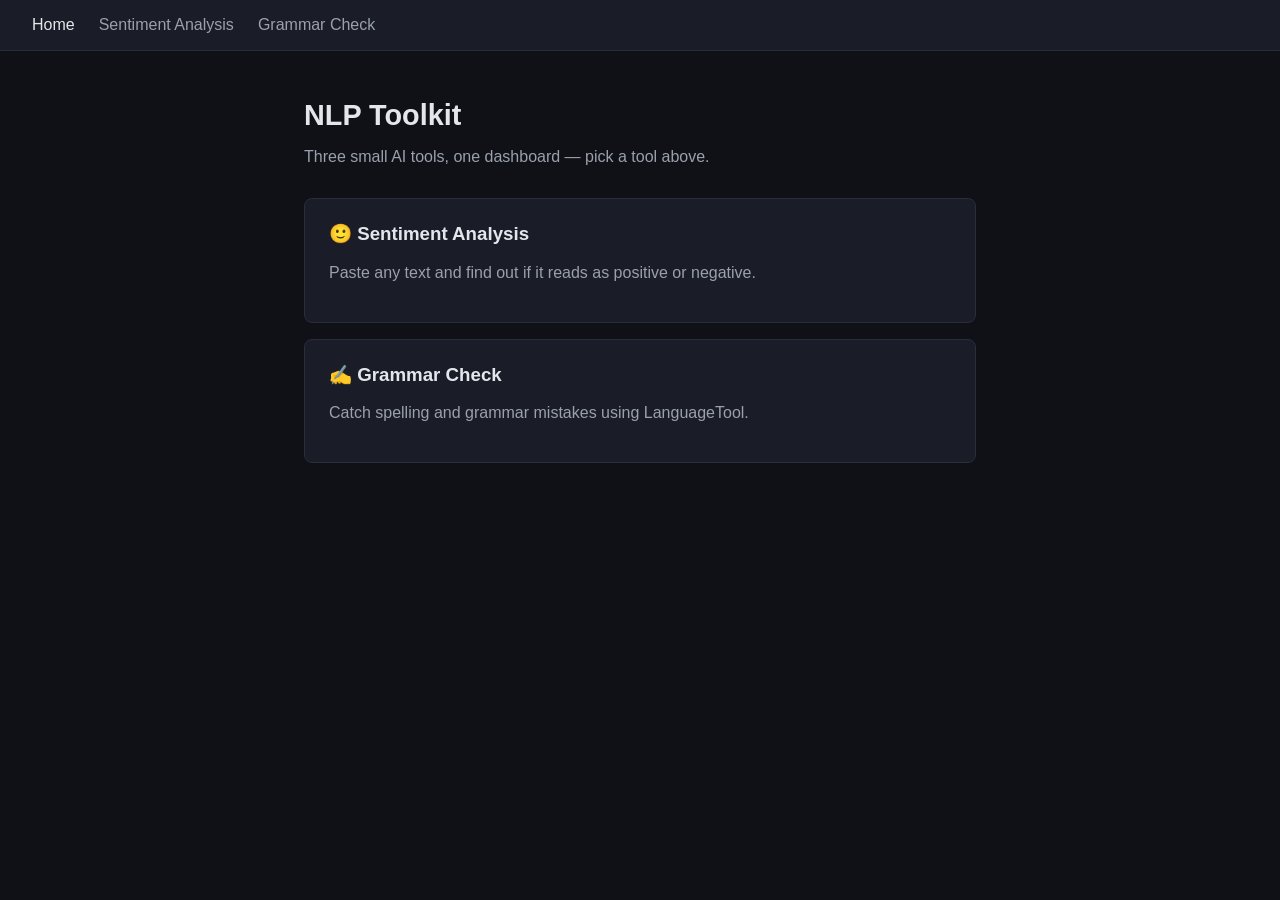
<file: frontend/index.html>
<!DOCTYPE html>
<html lang="en">
<head>
  <meta charset="UTF-8" />
  <meta name="viewport" content="width=device-width, initial-scale=1.0" />
  <title>NLP Toolkit</title>
  <link rel="stylesheet" href="css/style.css" />
</head>
<body>
  <nav>
    <a href="index.html" class="active">Home</a>
    <a href="sentiment.html">Sentiment Analysis</a>
    <a href="grammar.html">Grammar Check</a>
  </nav>
  <main>
    <h1>NLP Toolkit</h1>
    <p class="subtitle">Three small AI tools, one dashboard — pick a tool above.</p>

    <div class="result-card visible" style="padding:24px;">
      <h3 style="margin-top:0;">🙂 Sentiment Analysis</h3>
      <p style="color: var(--muted);">Paste any text and find out if it reads as positive or negative.</p>
    </div>
    <div class="result-card visible" style="padding:24px; margin-top:16px;">
      <h3 style="margin-top:0;">✍️ Grammar Check</h3>
      <p style="color: var(--muted);">Catch spelling and grammar mistakes using LanguageTool.</p>
    </div>
  </main>
</body>
</html>
</file>
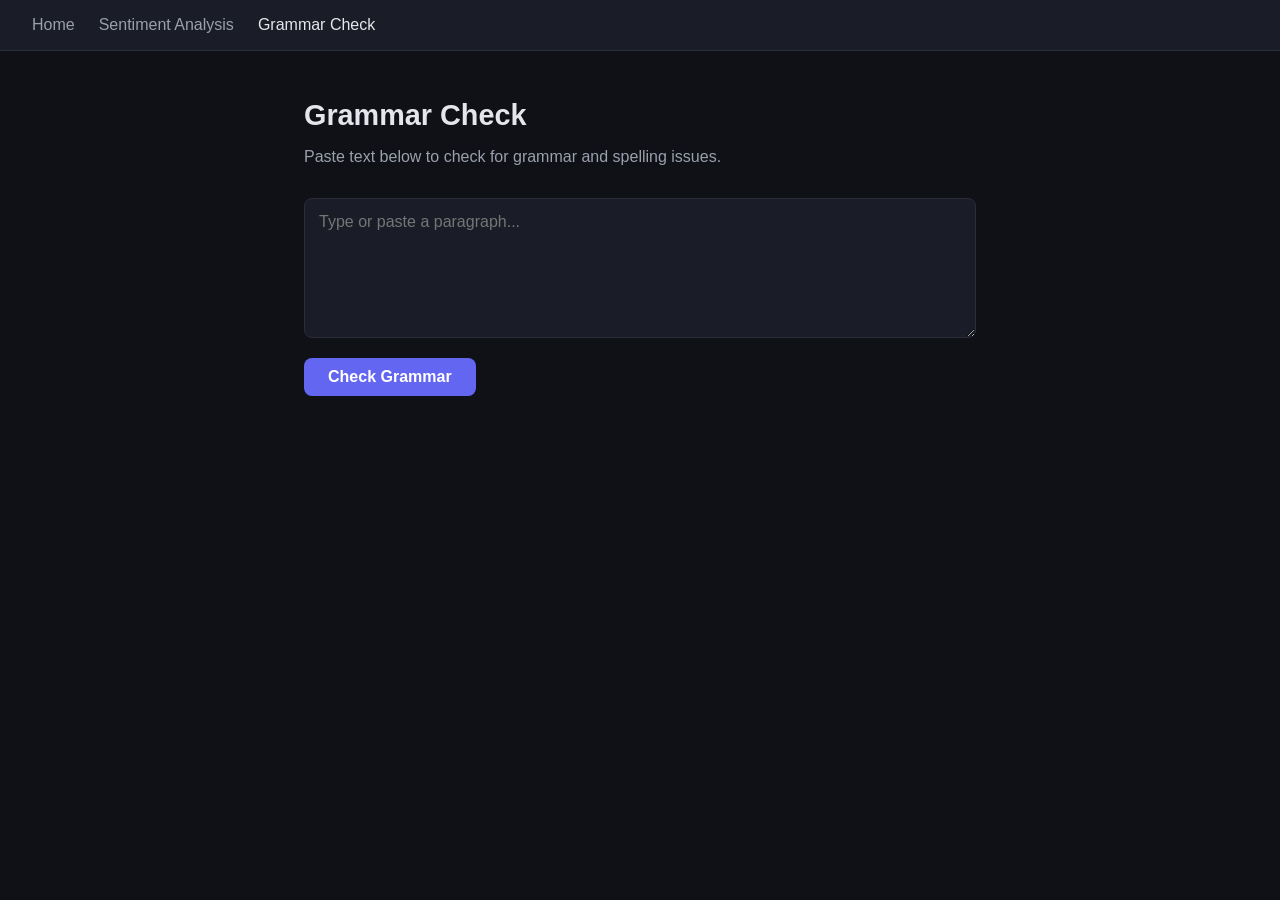
<file: frontend/grammar.html>
<!DOCTYPE html>
<html lang="en">
<head>
  <meta charset="UTF-8" />
  <meta name="viewport" content="width=device-width, initial-scale=1.0" />
  <title>Grammar Check</title>
  <link rel="stylesheet" href="css/style.css" />
</head>
<body>
  <nav>
    <a href="index.html">Home</a>
    <a href="sentiment.html">Sentiment Analysis</a>
    <a href="grammar.html" class="active">Grammar Check</a>
  </nav>
  <main>
    <h1>Grammar Check</h1>
    <p class="subtitle">Paste text below to check for grammar and spelling issues.</p>

    <textarea id="input-text" placeholder="Type or paste a paragraph..."></textarea>
    <button id="check-btn">Check Grammar</button>

    <div id="result" class="result-card"></div>
  </main>

  <script src="js/grammar.js"></script>
</body>
</html>
</file>
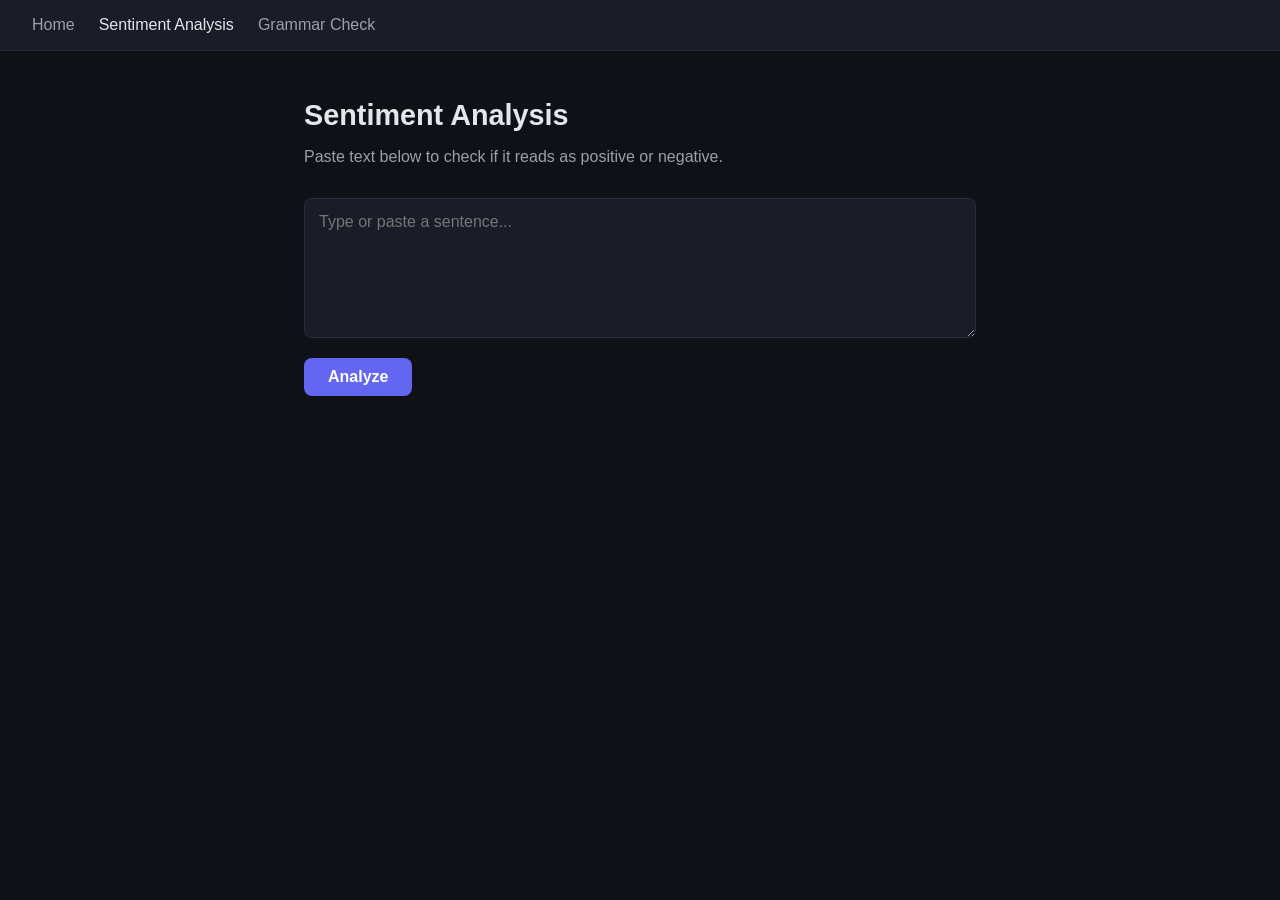
<file: frontend/sentiment.html>
<!DOCTYPE html>
<html lang="en">
<head>
  <meta charset="UTF-8" />
  <meta name="viewport" content="width=device-width, initial-scale=1.0" />
  <title>Sentiment Analysis</title>
  <link rel="stylesheet" href="css/style.css" />
</head>
<body>
  <nav>
    <a href="index.html">Home</a>
    <a href="sentiment.html" class="active">Sentiment Analysis</a>
    <a href="grammar.html">Grammar Check</a>
  </nav>
  <main>
    <h1>Sentiment Analysis</h1>
    <p class="subtitle">Paste text below to check if it reads as positive or negative.</p>

    <textarea id="input-text" placeholder="Type or paste a sentence..."></textarea>
    <button id="analyze-btn">Analyze</button>

    <div id="result" class="result-card"></div>
  </main>

  <script src="js/sentiment.js"></script>
</body>
</html>
</file>
<file: frontend/css/style.css>
:root {
  --bg: #0f1117;
  --card-bg: #1a1d27;
  --text: #e4e6eb;
  --muted: #9aa0ac;
  --accent: #6366f1;
  --accent-hover: #4f52d6;
  --success: #22c55e;
  --error: #ef4444;
  --border: #2a2d3a;
}

* {
  box-sizing: border-box;
}

body {
  margin: 0;
  font-family: -apple-system, BlinkMacSystemFont, "Segoe UI", Roboto, sans-serif;
  background: var(--bg);
  color: var(--text);
}

nav {
  display: flex;
  gap: 24px;
  padding: 16px 32px;
  background: var(--card-bg);
  border-bottom: 1px solid var(--border);
}

nav a {
  color: var(--muted);
  text-decoration: none;
  font-weight: 500;
}

nav a:hover,
nav a.active {
  color: var(--text);
}

main {
  max-width: 720px;
  margin: 48px auto;
  padding: 0 24px;
}

h1 {
  font-size: 1.8rem;
  margin-bottom: 8px;
}

p.subtitle {
  color: var(--muted);
  margin-bottom: 32px;
}

textarea {
  width: 100%;
  min-height: 140px;
  padding: 14px;
  background: var(--card-bg);
  color: var(--text);
  border: 1px solid var(--border);
  border-radius: 8px;
  font-size: 1rem;
  font-family: inherit;
  resize: vertical;
}

button {
  margin-top: 16px;
  padding: 10px 24px;
  background: var(--accent);
  color: white;
  border: none;
  border-radius: 8px;
  font-size: 1rem;
  font-weight: 600;
  cursor: pointer;
}

button:hover {
  background: var(--accent-hover);
}

button:disabled {
  opacity: 0.6;
  cursor: not-allowed;
}

.result-card {
  margin-top: 24px;
  padding: 20px;
  background: var(--card-bg);
  border: 1px solid var(--border);
  border-radius: 8px;
  display: none;
}

.result-card.visible {
  display: block;
}

.result-card.error {
  border-color: var(--error);
}

.label-positive {
  color: var(--success);
  font-weight: 700;
}

.label-negative {
  color: var(--error);
  font-weight: 700;
}

.issue {
  padding: 10px 0;
  border-bottom: 1px solid var(--border);
}

.issue:last-child {
  border-bottom: none;
}

.issue .category {
  font-size: 0.8rem;
  color: var(--accent);
  text-transform: uppercase;
  letter-spacing: 0.5px;
}

.file-drop {
  border: 2px dashed var(--border);
  border-radius: 8px;
  padding: 32px;
  text-align: center;
  color: var(--muted);
  cursor: pointer;
}

.file-drop:hover {
  border-color: var(--accent);
}

.spinner {
  display: inline-block;
  width: 16px;
  height: 16px;
  border: 2px solid rgba(255, 255, 255, 0.3);
  border-top-color: white;
  border-radius: 50%;
  animation: spin 0.6s linear infinite;
  margin-right: 8px;
  vertical-align: middle;
}

@keyframes spin {
  to {
    transform: rotate(360deg);
  }
}
</file>
